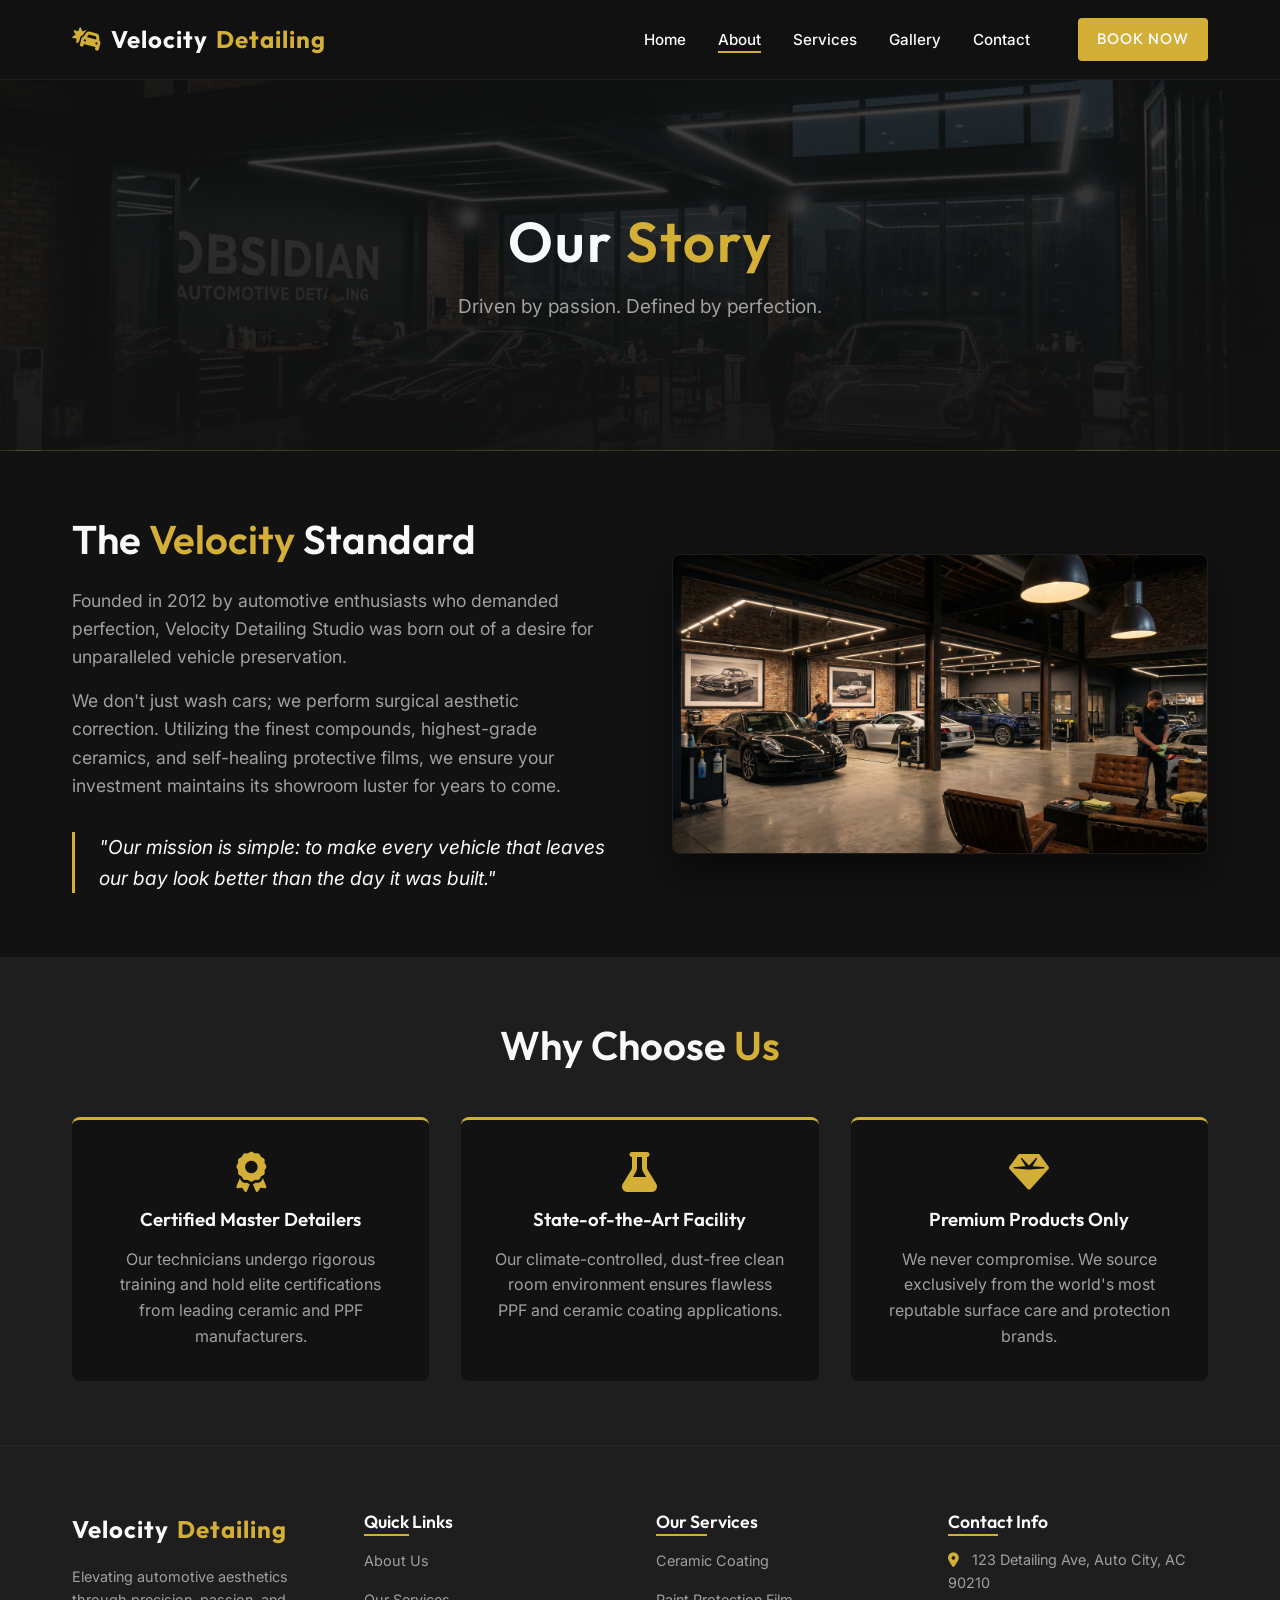
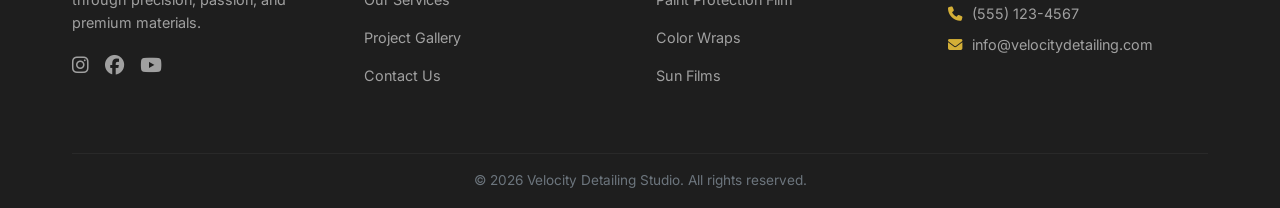
<file: about.html>
<!DOCTYPE html>
<html lang="en">
<head>
    <meta charset="UTF-8">
    <meta name="viewport" content="width=device-width, initial-scale=1.0">
    <meta name="description" content="Learn about the Velocity Detailing Studio standard. We are certified master detailers specializing in exotic car care, PPF, and ceramic coatings.">
    <title>About Us | Velocity Detailing Studio</title>
    <link rel="stylesheet" href="https://cdnjs.cloudflare.com/ajax/libs/font-awesome/6.4.0/css/all.min.css">
    <link rel="stylesheet" href="css/style.css">
    <link rel="stylesheet" href="css/components.css">
</head>
<body>

    <!-- Header / Navbar -->
    <header class="navbar">
        <div class="container">
            <a href="index.html" class="nav-logo">
                <i class="fa-solid fa-car-burst text-accent"></i>
                Velocity<span>Detailing</span>
            </a>
            <nav>
                <ul class="nav-links">
                    <li><a href="index.html">Home</a></li>
                    <li><a href="about.html" class="active">About</a></li>
                    <li><a href="services.html">Services</a></li>
                    <li><a href="gallery.html">Gallery</a></li>
                    <li><a href="contact.html">Contact</a></li>
                    <li><a href="contact.html" class="btn btn-primary" style="padding: 0.6rem 1.2rem; margin-left:1rem;">Book Now</a></li>
                </ul>
            </nav>
            <button class="mobile-toggle" aria-label="Toggle navigation">
                <i class="fa-solid fa-bars"></i>
            </button>
        </div>
    </header>

    <!-- Main Content -->
    <main style="padding-top: var(--navbar-height);">
        <!-- Page Header -->
        <section class="page-header" style="background: linear-gradient(rgba(18, 18, 18, 0.8), rgba(18, 18, 18, 0.95)), url('assets/images/about-hero.png') center/cover; padding: calc(var(--spacing-xl) * 2) 0; text-align: center; border-bottom: 1px solid rgba(212, 175, 55, 0.2);">
            <div class="container">
                <h1 style="font-size: 3.5rem; letter-spacing: 2px;">Our <span class="text-accent">Story</span></h1>
                <p style="font-size: 1.2rem; color: var(--color-text-secondary); max-width: 600px; margin: 0 auto;">Driven by passion. Defined by perfection.</p>
            </div>
        </section>

        <!-- The Velocity Story -->
        <section class="section-padding reveal">
            <div class="container">
                <div style="display: flex; flex-wrap: wrap; gap: 4rem; align-items: center;">
                    <div style="flex: 1; min-width: 300px;">
                        <h2 style="font-size: 2.5rem; margin-bottom: 1.5rem;">The <span class="text-accent">Velocity</span> Standard</h2>
                        <p style="color: var(--color-text-secondary); font-size: 1.1rem; margin-bottom: 1rem;">Founded in 2012 by automotive enthusiasts who demanded perfection, Velocity Detailing Studio was born out of a desire for unparalleled vehicle preservation.</p>
                        <p style="color: var(--color-text-secondary); font-size: 1.1rem; margin-bottom: 1.5rem;">We don't just wash cars; we perform surgical aesthetic correction. Utilizing the finest compounds, highest-grade ceramics, and self-healing protective films, we ensure your investment maintains its showroom luster for years to come.</p>
                        <div style="border-left: 3px solid var(--color-accent-primary); padding-left: 1.5rem; margin-top: 2rem;">
                            <p style="font-style: italic; font-size: 1.2rem; color: var(--color-text-primary);">"Our mission is simple: to make every vehicle that leaves our bay look better than the day it was built."</p>
                        </div>
                    </div>
                    <div style="flex: 1; min-width: 300px;">
                        <img src="assets/images/studio.png" alt="Detailing Studio" style="border-radius: 8px; box-shadow: 0 20px 40px rgba(0,0,0,0.5); border: 1px solid rgba(255,255,255,0.05);">
                    </div>
                </div>
            </div>
        </section>

        <!-- Why Choose Us -->
        <section class="section-padding reveal" style="background-color: var(--color-bg-secondary);">
            <div class="container text-center">
                <h2 style="font-size: 2.5rem; margin-bottom: 3rem;">Why Choose <span class="text-accent">Us</span></h2>
                <div style="display: grid; grid-template-columns: repeat(auto-fit, minmax(280px, 1fr)); gap: 2rem;">
                    <div style="background: var(--color-bg-primary); padding: 2rem; border-radius: 8px; border-top: 3px solid var(--color-accent-primary);">
                        <i class="fa-solid fa-award text-accent" style="font-size: 2.5rem; margin-bottom: 1rem;"></i>
                        <h3 style="margin-bottom: 1rem;">Certified Master Detailers</h3>
                        <p style="color: var(--color-text-secondary);">Our technicians undergo rigorous training and hold elite certifications from leading ceramic and PPF manufacturers.</p>
                    </div>
                    <div style="background: var(--color-bg-primary); padding: 2rem; border-radius: 8px; border-top: 3px solid var(--color-accent-primary);">
                        <i class="fa-solid fa-flask text-accent" style="font-size: 2.5rem; margin-bottom: 1rem;"></i>
                        <h3 style="margin-bottom: 1rem;">State-of-the-Art Facility</h3>
                        <p style="color: var(--color-text-secondary);">Our climate-controlled, dust-free clean room environment ensures flawless PPF and ceramic coating applications.</p>
                    </div>
                    <div style="background: var(--color-bg-primary); padding: 2rem; border-radius: 8px; border-top: 3px solid var(--color-accent-primary);">
                        <i class="fa-solid fa-gem text-accent" style="font-size: 2.5rem; margin-bottom: 1rem;"></i>
                        <h3 style="margin-bottom: 1rem;">Premium Products Only</h3>
                        <p style="color: var(--color-text-secondary);">We never compromise. We source exclusively from the world's most reputable surface care and protection brands.</p>
                    </div>
                </div>
            </div>
        </section>
    </main>

    <!-- Footer -->
    <footer class="footer">
        <div class="container">
            <div class="footer-grid">
                <div class="footer-col">
                    <a href="index.html" class="nav-logo" style="margin-bottom: 1rem; display: inline-flex;">
                        Velocity<span class="text-accent">Detailing</span>
                    </a>
                    <p>Elevating automotive aesthetics through precision, passion, and premium materials.</p>
                    <div style="display: flex; gap: 1rem; margin-top: 1rem;">
                        <a href="#" aria-label="Instagram" style="color: var(--color-text-secondary); font-size: 1.2rem;"><i class="fa-brands fa-instagram"></i></a>
                        <a href="#" aria-label="Facebook" style="color: var(--color-text-secondary); font-size: 1.2rem;"><i class="fa-brands fa-facebook"></i></a>
                        <a href="#" aria-label="YouTube" style="color: var(--color-text-secondary); font-size: 1.2rem;"><i class="fa-brands fa-youtube"></i></a>
                    </div>
                </div>
                <div class="footer-col">
                    <h4>Quick Links</h4>
                    <ul>
                        <li><a href="about.html">About Us</a></li>
                        <li><a href="services.html">Our Services</a></li>
                        <li><a href="gallery.html">Project Gallery</a></li>
                        <li><a href="contact.html">Contact Us</a></li>
                    </ul>
                </div>
                <div class="footer-col">
                    <h4>Our Services</h4>
                    <ul>
                        <li><a href="services.html#ceramic">Ceramic Coating</a></li>
                        <li><a href="services.html#ppf">Paint Protection Film</a></li>
                        <li><a href="services.html#wraps">Color Wraps</a></li>
                        <li><a href="services.html#films">Sun Films</a></li>
                    </ul>
                </div>
                <div class="footer-col">
                    <h4>Contact Info</h4>
                    <p><i class="fa-solid fa-location-dot text-accent" style="width: 20px;"></i> 123 Detailing Ave, Auto City, AC 90210</p>
                    <p><i class="fa-solid fa-phone text-accent" style="width: 20px;"></i> (555) 123-4567</p>
                    <p><i class="fa-solid fa-envelope text-accent" style="width: 20px;"></i> info@velocitydetailing.com</p>
                </div>
            </div>
            <div class="footer-bottom">
                <p>&copy; <span id="current-year"></span> Velocity Detailing Studio. All rights reserved.</p>
            </div>
        </div>
    </footer>

    <script src="js/main.js"></script>
</body>
</html>
</file>
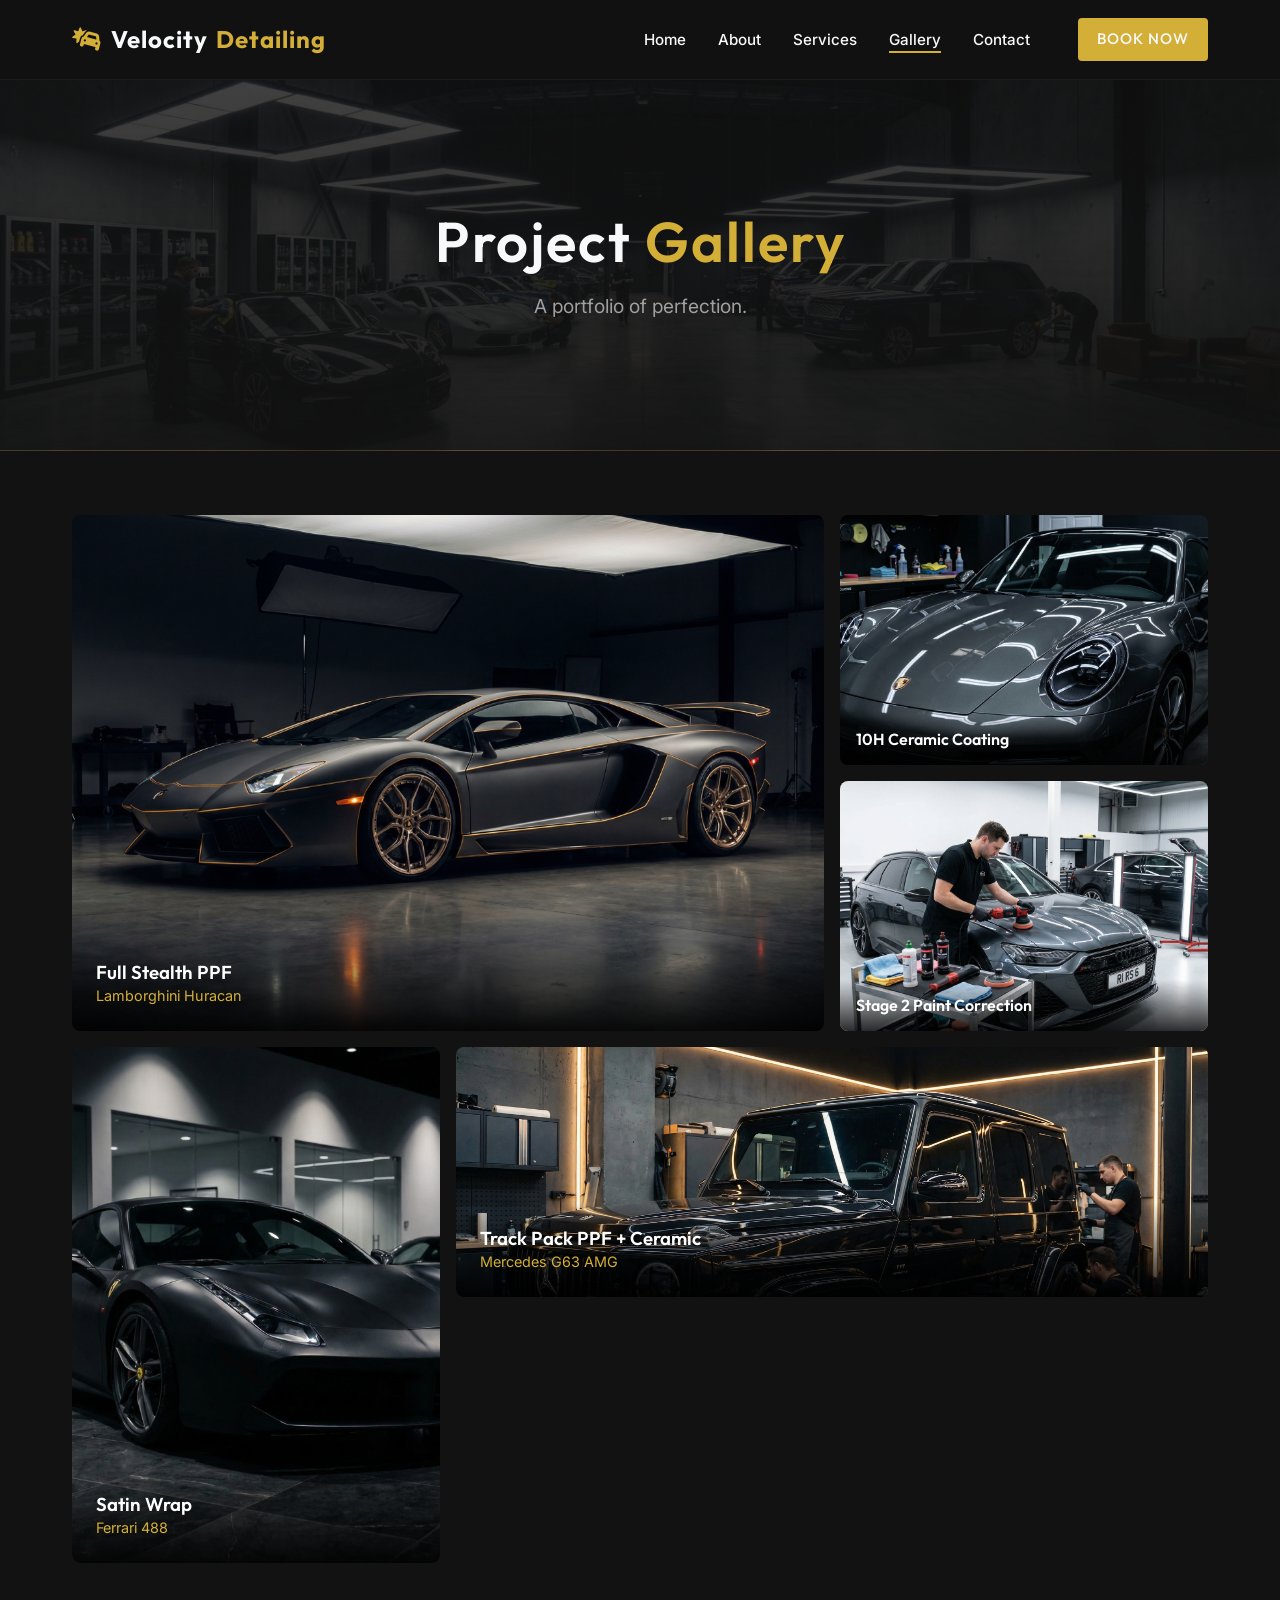
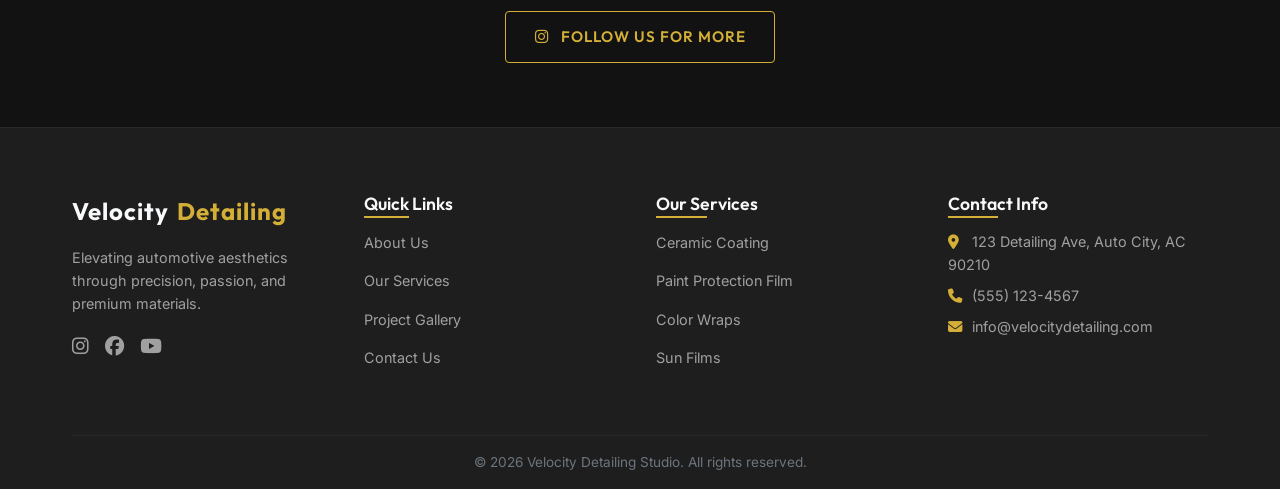
<file: gallery.html>
<!DOCTYPE html>
<html lang="en">
<head>
    <meta charset="UTF-8">
    <meta name="viewport" content="width=device-width, initial-scale=1.0">
    <meta name="description" content="View the Project Gallery at Velocity Detailing. See examples of our flawless track pack PPF, ceramic coating, paint correction, and custom vinyl wraps.">
    <title>Gallery | Velocity Detailing Studio</title>
    <link rel="stylesheet" href="https://cdnjs.cloudflare.com/ajax/libs/font-awesome/6.4.0/css/all.min.css">
    <link rel="stylesheet" href="css/style.css">
    <link rel="stylesheet" href="css/components.css">
</head>
<body>

    <!-- Header / Navbar -->
    <header class="navbar">
        <div class="container">
            <a href="index.html" class="nav-logo">
                <i class="fa-solid fa-car-burst text-accent"></i>
                Velocity<span>Detailing</span>
            </a>
            <nav>
                <ul class="nav-links">
                    <li><a href="index.html">Home</a></li>
                    <li><a href="about.html">About</a></li>
                    <li><a href="services.html">Services</a></li>
                    <li><a href="gallery.html" class="active">Gallery</a></li>
                    <li><a href="contact.html">Contact</a></li>
                    <li><a href="contact.html" class="btn btn-primary" style="padding: 0.6rem 1.2rem; margin-left:1rem;">Book Now</a></li>
                </ul>
            </nav>
            <button class="mobile-toggle" aria-label="Toggle navigation">
                <i class="fa-solid fa-bars"></i>
            </button>
        </div>
    </header>

    <!-- Main Content -->
    <main style="padding-top: var(--navbar-height);">
        <!-- Page Header -->
        <section class="page-header" style="background: linear-gradient(rgba(18, 18, 18, 0.8), rgba(18, 18, 18, 0.95)), url('assets/images/gallery-hero.png') center/cover; padding: calc(var(--spacing-xl) * 2) 0; text-align: center; border-bottom: 1px solid rgba(212, 175, 55, 0.2);">
            <div class="container">
                <h1 style="font-size: 3.5rem; letter-spacing: 2px;">Project <span class="text-accent">Gallery</span></h1>
                <p style="font-size: 1.2rem; color: var(--color-text-secondary); max-width: 600px; margin: 0 auto;">A portfolio of perfection.</p>
            </div>
        </section>

        <!-- Gallery Grid -->
        <section class="section-padding reveal">
            <div class="container">
                <div class="gallery-grid" style="display: grid; grid-template-columns: repeat(auto-fill, minmax(300px, 1fr)); gap: 1rem; grid-auto-rows: 250px; grid-auto-flow: dense;">
                    <!-- Gallery Item -->
                    <div style="grid-column: span 2; grid-row: span 2; position: relative; overflow: hidden; border-radius: 8px;">
                        <img src="assets/images/gallery-1.png" alt="Supercar PPF" style="width: 100%; height: 100%; object-fit: cover; object-position: center; transition: transform 0.5s ease; cursor: pointer;" onmouseover="this.style.transform='scale(1.05)'" onmouseout="this.style.transform='scale(1)'">
                        <div style="position: absolute; bottom: 0; left: 0; width: 100%; padding: 1.5rem; background: linear-gradient(transparent, rgba(0,0,0,0.9)); pointer-events: none;">
                            <h3 style="color: #fff; margin-bottom: 0;">Full Stealth PPF</h3>
                            <p style="color: var(--color-accent-primary); font-size: 0.9rem;">Lamborghini Huracan</p>
                        </div>
                    </div>
                    <!-- Gallery Item -->
                    <div style="position: relative; overflow: hidden; border-radius: 8px;">
                        <img src="assets/images/gallery-2.png" alt="Ceramic Coating Porsche" style="width: 100%; height: 100%; object-fit: cover; transition: transform 0.5s ease; cursor: pointer;" onmouseover="this.style.transform='scale(1.05)'" onmouseout="this.style.transform='scale(1)'">
                        <div style="position: absolute; bottom: 0; left: 0; width: 100%; padding: 1rem; background: linear-gradient(transparent, rgba(0,0,0,0.8)); pointer-events: none;">
                            <h4 style="color: #fff; margin: 0;">10H Ceramic Coating</h4>
                        </div>
                    </div>
                    <!-- Gallery Item -->
                    <div style="position: relative; overflow: hidden; border-radius: 8px;">
                        <img src="assets/images/gallery-3.png" alt="Audi Detail" style="width: 100%; height: 100%; object-fit: cover; transition: transform 0.5s ease; cursor: pointer;" onmouseover="this.style.transform='scale(1.05)'" onmouseout="this.style.transform='scale(1)'">
                        <div style="position: absolute; bottom: 0; left: 0; width: 100%; padding: 1rem; background: linear-gradient(transparent, rgba(0,0,0,0.8)); pointer-events: none;">
                            <h4 style="color: #fff; margin: 0;">Stage 2 Paint Correction</h4>
                        </div>
                    </div>
                    <!-- Gallery Item -->
                    <div style="grid-row: span 2; position: relative; overflow: hidden; border-radius: 8px;">
                        <img src="assets/images/gallery-4.png" alt="Ferrari Wrap" style="width: 100%; height: 100%; object-fit: cover; transition: transform 0.5s ease; cursor: pointer;" onmouseover="this.style.transform='scale(1.05)'" onmouseout="this.style.transform='scale(1)'">
                        <div style="position: absolute; bottom: 0; left: 0; width: 100%; padding: 1.5rem; background: linear-gradient(transparent, rgba(0,0,0,0.9)); pointer-events: none;">
                            <h3 style="color: #fff; margin-bottom: 0;">Satin Wrap</h3>
                            <p style="color: var(--color-accent-primary); font-size: 0.9rem;">Ferrari 488</p>
                        </div>
                    </div>
                    <!-- Gallery Item -->
                    <div style="grid-column: span 2; position: relative; overflow: hidden; border-radius: 8px;">
                        <img src="assets/images/gallery-5.png" alt="G-Wagon" style="width: 100%; height: 100%; object-fit: cover; object-position: center 20%; transition: transform 0.5s ease; cursor: pointer;" onmouseover="this.style.transform='scale(1.05)'" onmouseout="this.style.transform='scale(1)'">
                        <div style="position: absolute; bottom: 0; left: 0; width: 100%; padding: 1.5rem; background: linear-gradient(transparent, rgba(0,0,0,0.9)); pointer-events: none;">
                            <h3 style="color: #fff; margin-bottom: 0;">Track Pack PPF + Ceramic</h4>
                            <p style="color: var(--color-accent-primary); font-size: 0.9rem;">Mercedes G63 AMG</p>
                        </div>
                    </div>
                </div>
                
                <div class="text-center" style="margin-top: 3rem;">
                    <a href="https://instagram.com" target="_blank" class="btn btn-outline"><i class="fa-brands fa-instagram" style="margin-right: 8px;"></i> Follow Us for More</a>
                </div>
            </div>
        </section>
    </main>

    <!-- Footer -->
    <footer class="footer">
        <div class="container">
            <div class="footer-grid">
                <div class="footer-col">
                    <a href="index.html" class="nav-logo" style="margin-bottom: 1rem; display: inline-flex;">
                        Velocity<span class="text-accent">Detailing</span>
                    </a>
                    <p>Elevating automotive aesthetics through precision, passion, and premium materials.</p>
                    <div style="display: flex; gap: 1rem; margin-top: 1rem;">
                        <a href="#" aria-label="Instagram" style="color: var(--color-text-secondary); font-size: 1.2rem;"><i class="fa-brands fa-instagram"></i></a>
                        <a href="#" aria-label="Facebook" style="color: var(--color-text-secondary); font-size: 1.2rem;"><i class="fa-brands fa-facebook"></i></a>
                        <a href="#" aria-label="YouTube" style="color: var(--color-text-secondary); font-size: 1.2rem;"><i class="fa-brands fa-youtube"></i></a>
                    </div>
                </div>
                <div class="footer-col">
                    <h4>Quick Links</h4>
                    <ul>
                        <li><a href="about.html">About Us</a></li>
                        <li><a href="services.html">Our Services</a></li>
                        <li><a href="gallery.html">Project Gallery</a></li>
                        <li><a href="contact.html">Contact Us</a></li>
                    </ul>
                </div>
                <div class="footer-col">
                    <h4>Our Services</h4>
                    <ul>
                        <li><a href="services.html#ceramic">Ceramic Coating</a></li>
                        <li><a href="services.html#ppf">Paint Protection Film</a></li>
                        <li><a href="services.html#wraps">Color Wraps</a></li>
                        <li><a href="services.html#films">Sun Films</a></li>
                    </ul>
                </div>
                <div class="footer-col">
                    <h4>Contact Info</h4>
                    <p><i class="fa-solid fa-location-dot text-accent" style="width: 20px;"></i> 123 Detailing Ave, Auto City, AC 90210</p>
                    <p><i class="fa-solid fa-phone text-accent" style="width: 20px;"></i> (555) 123-4567</p>
                    <p><i class="fa-solid fa-envelope text-accent" style="width: 20px;"></i> info@velocitydetailing.com</p>
                </div>
            </div>
            <div class="footer-bottom">
                <p>&copy; <span id="current-year"></span> Velocity Detailing Studio. All rights reserved.</p>
            </div>
        </div>
    </footer>

    <script src="js/main.js"></script>
</body>
</html>
</file>
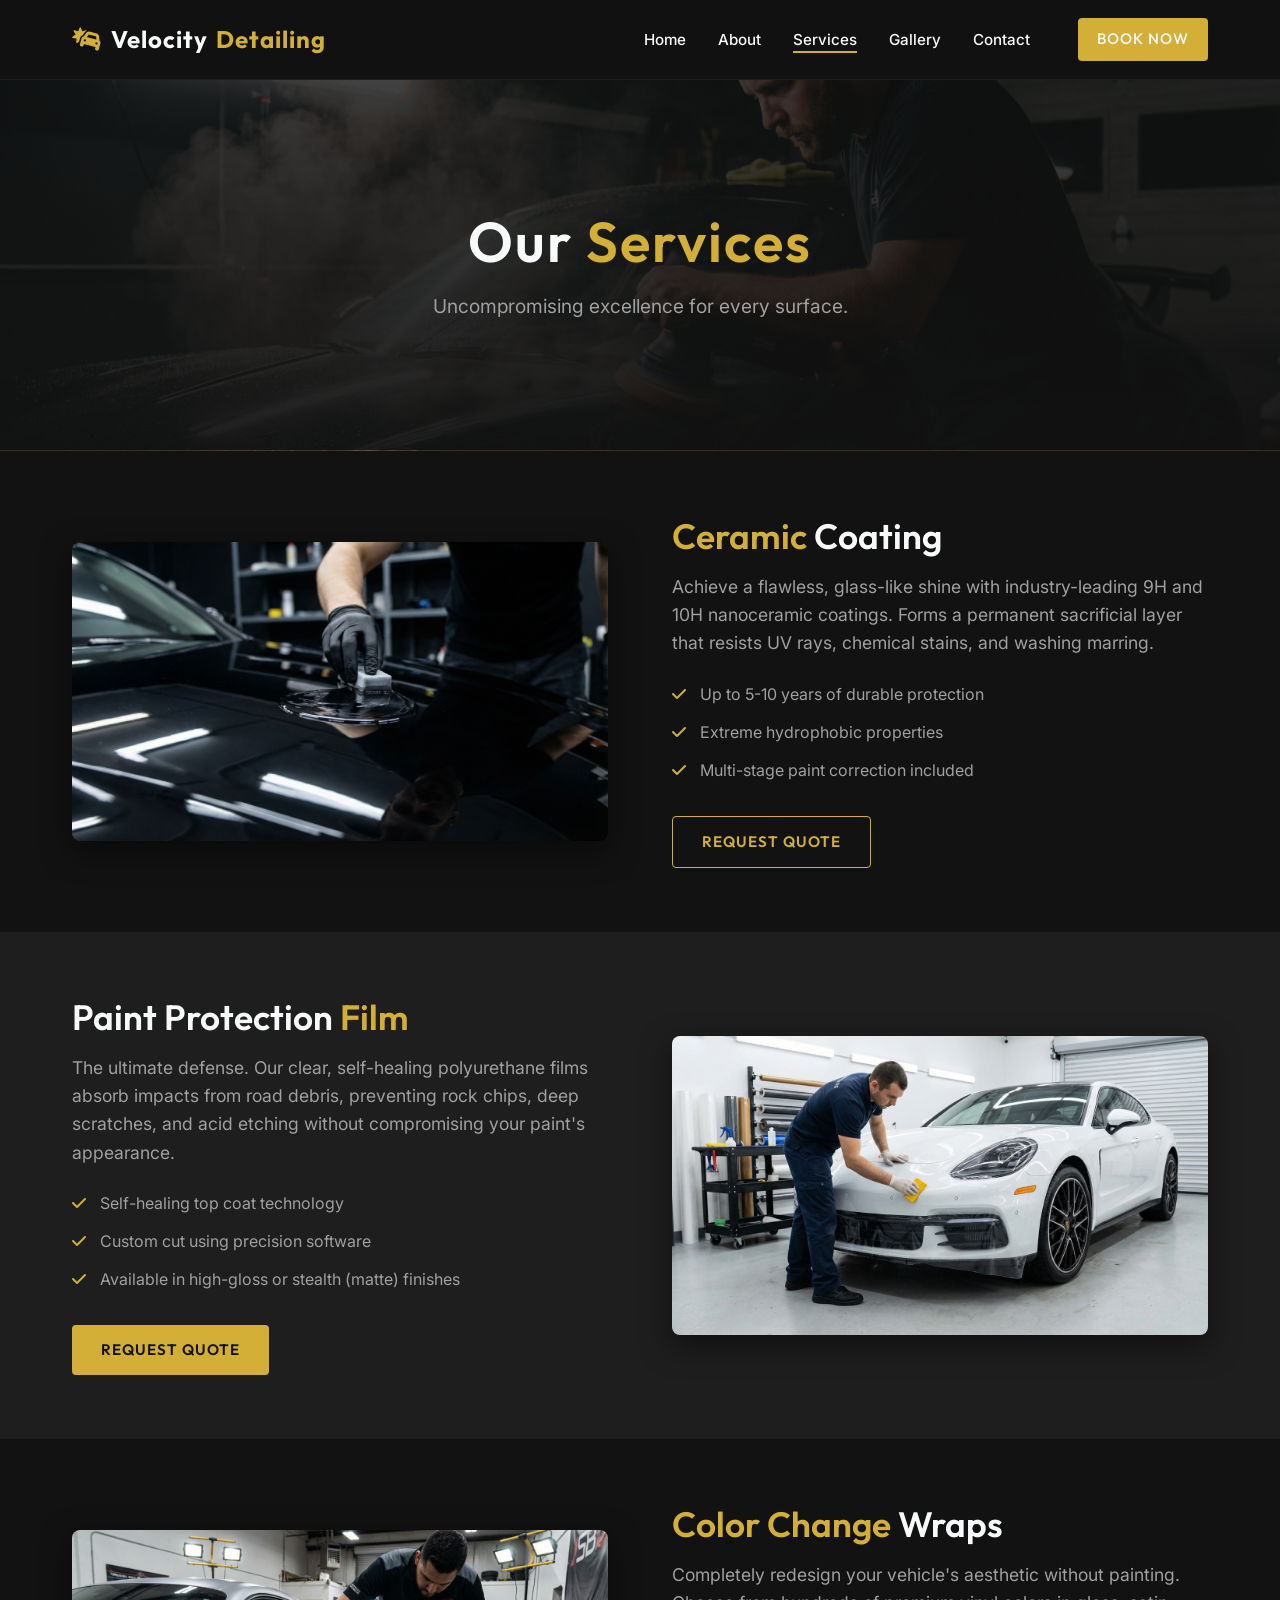
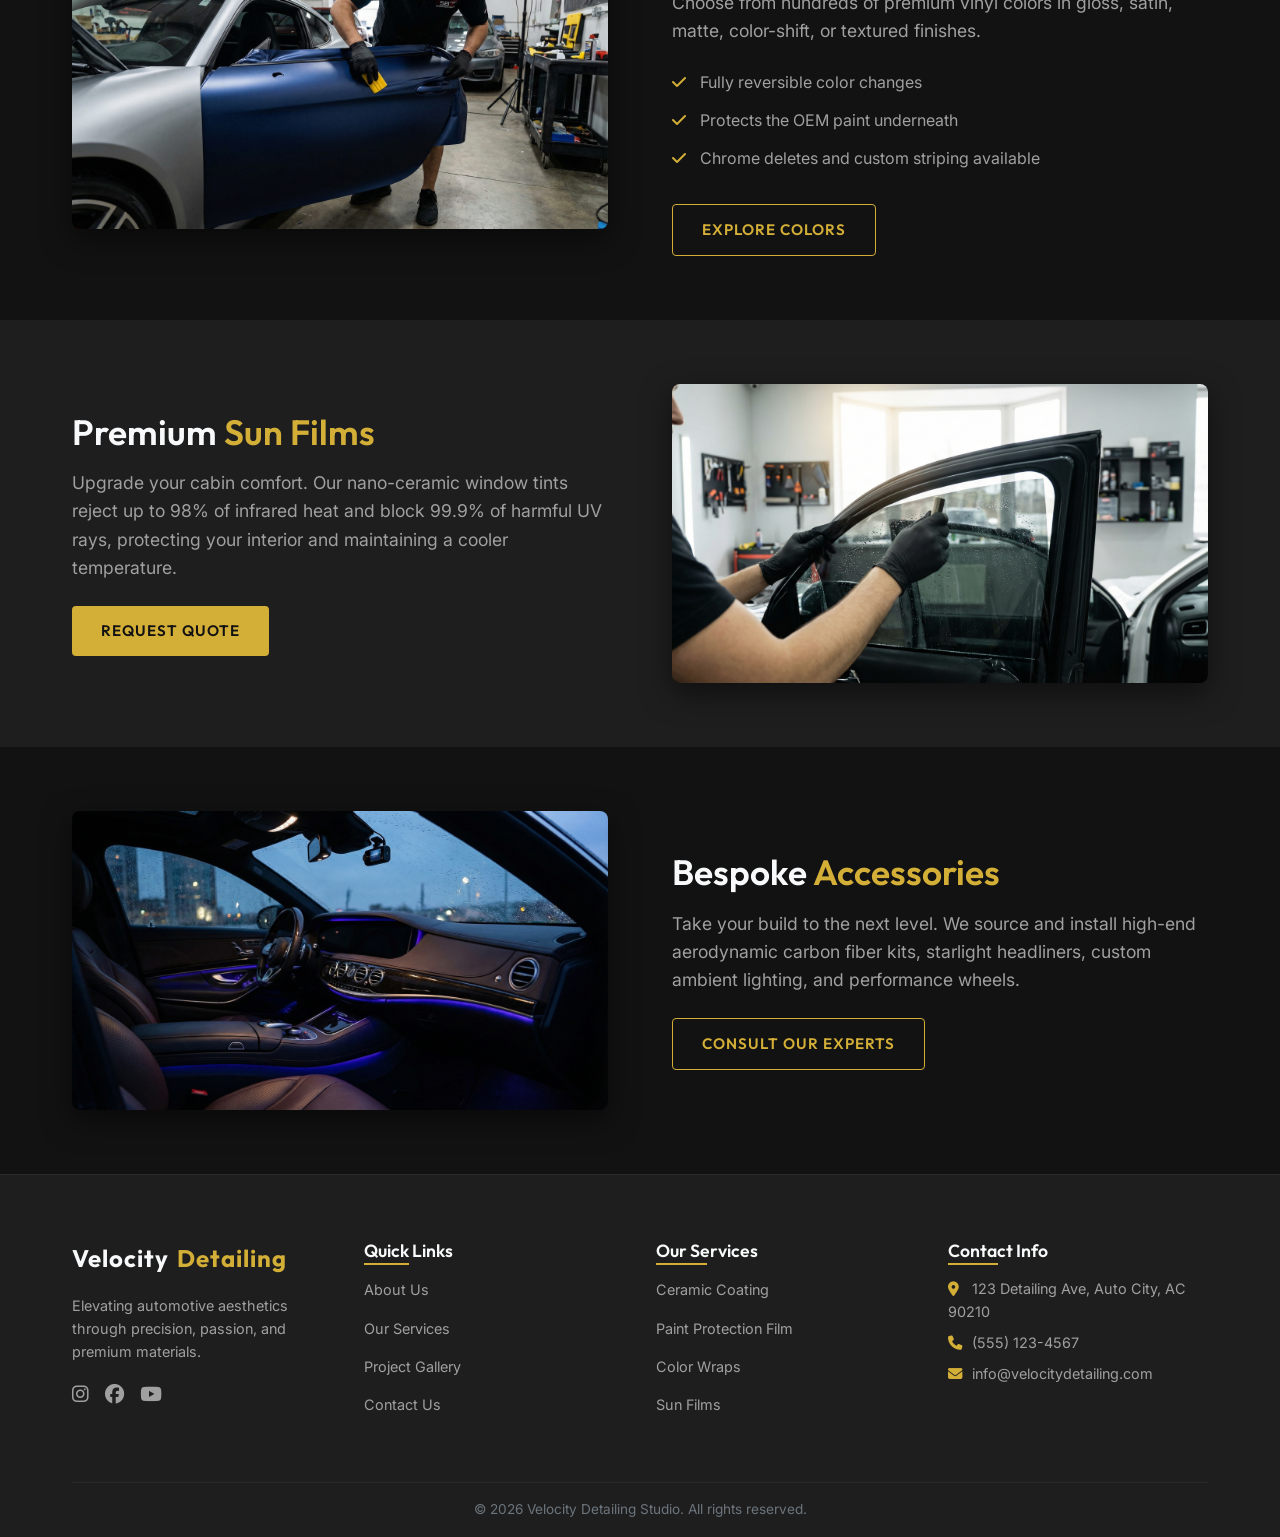
<file: services.html>
<!DOCTYPE html>
<html lang="en">
<head>
    <meta charset="UTF-8">
    <meta name="viewport" content="width=device-width, initial-scale=1.0">
    <meta name="description" content="Explore our premium auto detailing services: nano-ceramic coating, paint protection film (PPF), color vinyl wraps, sun films, and custom accessories.">
    <title>Services | Velocity Detailing Studio</title>
    <link rel="stylesheet" href="https://cdnjs.cloudflare.com/ajax/libs/font-awesome/6.4.0/css/all.min.css">
    <link rel="stylesheet" href="css/style.css">
    <link rel="stylesheet" href="css/components.css">
</head>
<body>

    <!-- Header / Navbar -->
    <header class="navbar">
        <div class="container">
            <a href="index.html" class="nav-logo">
                <i class="fa-solid fa-car-burst text-accent"></i>
                Velocity<span>Detailing</span>
            </a>
            <nav>
                <ul class="nav-links">
                    <li><a href="index.html">Home</a></li>
                    <li><a href="about.html">About</a></li>
                    <li><a href="services.html" class="active">Services</a></li>
                    <li><a href="gallery.html">Gallery</a></li>
                    <li><a href="contact.html">Contact</a></li>
                    <li><a href="contact.html" class="btn btn-primary" style="padding: 0.6rem 1.2rem; margin-left:1rem;">Book Now</a></li>
                </ul>
            </nav>
            <button class="mobile-toggle" aria-label="Toggle navigation">
                <i class="fa-solid fa-bars"></i>
            </button>
        </div>
    </header>

    <!-- Main Content -->
    <main style="padding-top: var(--navbar-height);">
        <!-- Page Header -->
        <section class="page-header" style="background: linear-gradient(rgba(18, 18, 18, 0.8), rgba(18, 18, 18, 0.95)), url('assets/images/services-hero.png') center/cover; padding: calc(var(--spacing-xl) * 2) 0; text-align: center; border-bottom: 1px solid rgba(212, 175, 55, 0.2);">
            <div class="container">
                <h1 style="font-size: 3.5rem; letter-spacing: 2px;">Our <span class="text-accent">Services</span></h1>
                <p style="font-size: 1.2rem; color: var(--color-text-secondary); max-width: 600px; margin: 0 auto;">Uncompromising excellence for every surface.</p>
            </div>
        </section>

        <!-- Service Item: Ceramic Coating -->
        <section id="ceramic" class="section-padding reveal">
            <div class="container">
                <div style="display: flex; flex-wrap: wrap; gap: 4rem; align-items: center;">
                    <div style="flex: 1; min-width: 300px;">
                        <img src="assets/images/ceramic-coating.png" alt="Ceramic Coating" style="border-radius: 8px; box-shadow: 0 10px 30px rgba(0,0,0,0.5);">
                    </div>
                    <div style="flex: 1; min-width: 300px;">
                        <h2 style="font-size: 2.2rem; margin-bottom: 1rem;"><span class="text-accent">Ceramic</span> Coating</h2>
                        <p style="color: var(--color-text-secondary); font-size: 1.1rem; margin-bottom: 1.5rem;">Achieve a flawless, glass-like shine with industry-leading 9H and 10H nanoceramic coatings. Forms a permanent sacrificial layer that resists UV rays, chemical stains, and washing marring.</p>
                        <ul style="list-style: none; padding: 0; color: var(--color-text-secondary); margin-bottom: 2rem;">
                            <li style="margin-bottom: 0.8rem;"><i class="fa-solid fa-check text-accent" style="margin-right: 10px;"></i> Up to 5-10 years of durable protection</li>
                            <li style="margin-bottom: 0.8rem;"><i class="fa-solid fa-check text-accent" style="margin-right: 10px;"></i> Extreme hydrophobic properties</li>
                            <li style="margin-bottom: 0.8rem;"><i class="fa-solid fa-check text-accent" style="margin-right: 10px;"></i> Multi-stage paint correction included</li>
                        </ul>
                        <a href="contact.html?service=ceramic" class="btn btn-outline">Request Quote</a>
                    </div>
                </div>
            </div>
        </section>

        <!-- Service Item: PPF -->
        <section id="ppf" class="section-padding reveal" style="background-color: var(--color-bg-secondary);">
            <div class="container">
                <div style="display: flex; flex-wrap: wrap-reverse; gap: 4rem; align-items: center;">
                    <div style="flex: 1; min-width: 300px;">
                        <h2 style="font-size: 2.2rem; margin-bottom: 1rem;">Paint Protection <span class="text-accent">Film</span></h2>
                        <p style="color: var(--color-text-secondary); font-size: 1.1rem; margin-bottom: 1.5rem;">The ultimate defense. Our clear, self-healing polyurethane films absorb impacts from road debris, preventing rock chips, deep scratches, and acid etching without compromising your paint's appearance.</p>
                        <ul style="list-style: none; padding: 0; color: var(--color-text-secondary); margin-bottom: 2rem;">
                            <li style="margin-bottom: 0.8rem;"><i class="fa-solid fa-check text-accent" style="margin-right: 10px;"></i> Self-healing top coat technology</li>
                            <li style="margin-bottom: 0.8rem;"><i class="fa-solid fa-check text-accent" style="margin-right: 10px;"></i> Custom cut using precision software</li>
                            <li style="margin-bottom: 0.8rem;"><i class="fa-solid fa-check text-accent" style="margin-right: 10px;"></i> Available in high-gloss or stealth (matte) finishes</li>
                        </ul>
                        <a href="contact.html?service=ppf" class="btn btn-primary">Request Quote</a>
                    </div>
                    <div style="flex: 1; min-width: 300px;">
                        <img src="assets/images/ppf-install.png" alt="PPF Installation" style="border-radius: 8px; box-shadow: 0 10px 30px rgba(0,0,0,0.5);">
                    </div>
                </div>
            </div>
        </section>

        <!-- Service Item: Color Wraps -->
        <section id="wraps" class="section-padding reveal">
            <div class="container">
                <div style="display: flex; flex-wrap: wrap; gap: 4rem; align-items: center;">
                    <div style="flex: 1; min-width: 300px;">
                        <img src="assets/images/color-wrap.png" alt="Color Vinyl Wrap" style="border-radius: 8px; box-shadow: 0 10px 30px rgba(0,0,0,0.5);">
                    </div>
                    <div style="flex: 1; min-width: 300px;">
                        <h2 style="font-size: 2.2rem; margin-bottom: 1rem;"><span class="text-accent">Color Change</span> Wraps</h2>
                        <p style="color: var(--color-text-secondary); font-size: 1.1rem; margin-bottom: 1.5rem;">Completely redesign your vehicle's aesthetic without painting. Choose from hundreds of premium vinyl colors in gloss, satin, matte, color-shift, or textured finishes.</p>
                        <ul style="list-style: none; padding: 0; color: var(--color-text-secondary); margin-bottom: 2rem;">
                            <li style="margin-bottom: 0.8rem;"><i class="fa-solid fa-check text-accent" style="margin-right: 10px;"></i> Fully reversible color changes</li>
                            <li style="margin-bottom: 0.8rem;"><i class="fa-solid fa-check text-accent" style="margin-right: 10px;"></i> Protects the OEM paint underneath</li>
                            <li style="margin-bottom: 0.8rem;"><i class="fa-solid fa-check text-accent" style="margin-right: 10px;"></i> Chrome deletes and custom striping available</li>
                        </ul>
                        <a href="contact.html?service=wraps" class="btn btn-outline">Explore Colors</a>
                    </div>
                </div>
            </div>
        </section>

        <!-- Service Item: Sun Films -->
        <section id="films" class="section-padding reveal" style="background-color: var(--color-bg-secondary);">
            <div class="container">
                <div style="display: flex; flex-wrap: wrap-reverse; gap: 4rem; align-items: center;">
                    <div style="flex: 1; min-width: 300px;">
                        <h2 style="font-size: 2.2rem; margin-bottom: 1rem;">Premium <span class="text-accent">Sun Films</span></h2>
                        <p style="color: var(--color-text-secondary); font-size: 1.1rem; margin-bottom: 1.5rem;">Upgrade your cabin comfort. Our nano-ceramic window tints reject up to 98% of infrared heat and block 99.9% of harmful UV rays, protecting your interior and maintaining a cooler temperature.</p>
                        <a href="contact.html?service=films" class="btn btn-primary">Request Quote</a>
                    </div>
                    <div style="flex: 1; min-width: 300px;">
                        <img src="assets/images/sun-film.png" alt="Window Tinting" style="border-radius: 8px; box-shadow: 0 10px 30px rgba(0,0,0,0.5);">
                    </div>
                </div>
            </div>
        </section>

        <!-- Service Item: Accessories -->
        <section id="accessories" class="section-padding reveal">
            <div class="container">
                <div style="display: flex; flex-wrap: wrap; gap: 4rem; align-items: center;">
                    <div style="flex: 1; min-width: 300px;">
                        <img src="assets/images/accessories.png" alt="Custom Accessories" style="border-radius: 8px; box-shadow: 0 10px 30px rgba(0,0,0,0.5);">
                    </div>
                    <div style="flex: 1; min-width: 300px;">
                        <h2 style="font-size: 2.2rem; margin-bottom: 1rem;">Bespoke <span class="text-accent">Accessories</span></h2>
                        <p style="color: var(--color-text-secondary); font-size: 1.1rem; margin-bottom: 1.5rem;">Take your build to the next level. We source and install high-end aerodynamic carbon fiber kits, starlight headliners, custom ambient lighting, and performance wheels.</p>
                        <a href="contact.html?service=accessories" class="btn btn-outline">Consult Our Experts</a>
                    </div>
                </div>
            </div>
        </section>
    </main>

    <!-- Footer -->
    <footer class="footer">
        <div class="container">
            <div class="footer-grid">
                <div class="footer-col">
                    <a href="index.html" class="nav-logo" style="margin-bottom: 1rem; display: inline-flex;">
                        Velocity<span class="text-accent">Detailing</span>
                    </a>
                    <p>Elevating automotive aesthetics through precision, passion, and premium materials.</p>
                    <div style="display: flex; gap: 1rem; margin-top: 1rem;">
                        <a href="#" aria-label="Instagram" style="color: var(--color-text-secondary); font-size: 1.2rem;"><i class="fa-brands fa-instagram"></i></a>
                        <a href="#" aria-label="Facebook" style="color: var(--color-text-secondary); font-size: 1.2rem;"><i class="fa-brands fa-facebook"></i></a>
                        <a href="#" aria-label="YouTube" style="color: var(--color-text-secondary); font-size: 1.2rem;"><i class="fa-brands fa-youtube"></i></a>
                    </div>
                </div>
                <div class="footer-col">
                    <h4>Quick Links</h4>
                    <ul>
                        <li><a href="about.html">About Us</a></li>
                        <li><a href="services.html">Our Services</a></li>
                        <li><a href="gallery.html">Project Gallery</a></li>
                        <li><a href="contact.html">Contact Us</a></li>
                    </ul>
                </div>
                <div class="footer-col">
                    <h4>Our Services</h4>
                    <ul>
                        <li><a href="services.html#ceramic">Ceramic Coating</a></li>
                        <li><a href="services.html#ppf">Paint Protection Film</a></li>
                        <li><a href="services.html#wraps">Color Wraps</a></li>
                        <li><a href="services.html#films">Sun Films</a></li>
                    </ul>
                </div>
                <div class="footer-col">
                    <h4>Contact Info</h4>
                    <p><i class="fa-solid fa-location-dot text-accent" style="width: 20px;"></i> 123 Detailing Ave, Auto City, AC 90210</p>
                    <p><i class="fa-solid fa-phone text-accent" style="width: 20px;"></i> (555) 123-4567</p>
                    <p><i class="fa-solid fa-envelope text-accent" style="width: 20px;"></i> info@velocitydetailing.com</p>
                </div>
            </div>
            <div class="footer-bottom">
                <p>&copy; <span id="current-year"></span> Velocity Detailing Studio. All rights reserved.</p>
            </div>
        </div>
    </footer>

    <script src="js/main.js"></script>
</body>
</html>
</file>
<file: css/style.css>
/* Google Fonts */
@import url('https://fonts.googleapis.com/css2?family=Outfit:wght@300;400;500;600;700&family=Inter:wght@300;400;500;600&display=swap');

:root {
  /* Colors - Deep Charcoal & Gold Luxury Theme */
  --color-bg-primary: #121212; /* Deep Charcoal */
  --color-bg-secondary: #1e1e1e;
  --color-bg-tertiary: #2a2a2a;
  
  --color-accent-primary: #D4AF37; /* Metallic Gold */
  --color-accent-hover: #F3E5AB; /* Light Gold */
  
  --color-text-primary: #F8F9FA;
  --color-text-secondary: #A0A0A0;
  --color-text-muted: #6c757d;

  /* Typography */
  --font-heading: 'Outfit', sans-serif;
  --font-body: 'Inter', sans-serif;
  
  /* Layout */
  --max-width: 1200px;
  --navbar-height: 80px;
  --spacing-sm: 0.5rem;
  --spacing-md: 1rem;
  --spacing-lg: 2rem;
  --spacing-xl: 4rem;

  /* Transitions */
  --transition-fast: 0.2s ease;
  --transition-normal: 0.3s ease;
}

/* Reset Core */
*, *::before, *::after {
  box-sizing: border-box;
  margin: 0;
  padding: 0;
}

body {
  font-family: var(--font-body);
  background-color: var(--color-bg-primary);
  color: var(--color-text-primary);
  line-height: 1.6;
  overflow-x: hidden;
  -webkit-font-smoothing: antialiased;
}

h1, h2, h3, h4, h5, h6 {
  font-family: var(--font-heading);
  font-weight: 600;
  line-height: 1.2;
  color: var(--color-text-primary);
  margin-bottom: var(--spacing-md);
}

a {
  text-decoration: none;
  color: inherit;
  transition: color var(--transition-fast);
}

ul {
  list-style: none;
}

img {
  max-width: 100%;
  display: block;
}

/* Utility Classes */
.container {
  width: 100%;
  max-width: var(--max-width);
  margin: 0 auto;
  padding: 0 var(--spacing-lg);
}

.text-accent { color: var(--color-accent-primary); }
.text-center { text-align: center; }

.section-padding {
  padding: var(--spacing-xl) 0;
}
</file>
<file: css/components.css>
/* --- Navbar --- */
.navbar {
  position: fixed;
  top: 0;
  left: 0;
  width: 100%;
  height: var(--navbar-height);
  background-color: rgba(18, 18, 18, 0.9);
  backdrop-filter: blur(10px);
  -webkit-backdrop-filter: blur(10px);
  border-bottom: 1px solid rgba(255, 255, 255, 0.05);
  z-index: 1000;
  display: flex;
  align-items: center;
  transition: background-color var(--transition-normal);
}

.navbar .container {
  display: flex;
  justify-content: space-between;
  align-items: center;
}

.nav-logo {
  font-family: var(--font-heading);
  font-size: 1.5rem;
  font-weight: 700;
  color: var(--color-text-primary);
  letter-spacing: 1px;
  display: flex;
  align-items: center;
  gap: 0.5rem;
}

.nav-logo span {
  color: var(--color-accent-primary);
}

.nav-links {
  display: flex;
  gap: 2rem;
  align-items: center;
}

.nav-links a {
  font-size: 0.95rem;
  font-weight: 500;
  color: var(--color-text-primary);
  position: relative;
}

.nav-links a::after {
  content: '';
  position: absolute;
  width: 0;
  height: 2px;
  bottom: -4px;
  left: 0;
  background-color: var(--color-accent-primary);
  transition: width var(--transition-normal);
}

.nav-links a:hover::after,
.nav-links a.active::after {
  width: 100%;
}

.nav-links a:hover {
  color: var(--color-accent-primary);
}

/* Mobile Menu Toggle */
.mobile-toggle {
  display: none;
  background: none;
  border: none;
  color: var(--color-text-primary);
  font-size: 1.5rem;
  cursor: pointer;
}

/* --- Buttons --- */
.btn {
  display: inline-block;
  padding: 0.8rem 1.8rem;
  font-family: var(--font-heading);
  font-weight: 600;
  font-size: 0.95rem;
  border-radius: 4px;
  cursor: pointer;
  transition: all var(--transition-normal);
  text-transform: uppercase;
  letter-spacing: 1px;
  border: none;
}

.btn-primary {
  background-color: var(--color-accent-primary);
  color: var(--color-bg-primary);
}

.btn-primary:hover {
  background-color: var(--color-accent-hover);
  transform: translateY(-2px);
  box-shadow: 0 4px 15px rgba(212, 175, 55, 0.3);
}

.btn-outline {
  background-color: transparent;
  color: var(--color-accent-primary);
  border: 1px solid var(--color-accent-primary);
}

.btn-outline:hover {
  background-color: var(--color-accent-primary);
  color: var(--color-bg-primary);
  transform: translateY(-2px);
}

/* --- Footer --- */
.footer {
  background-color: var(--color-bg-secondary);
  border-top: 1px solid rgba(255, 255, 255, 0.05);
  padding: var(--spacing-xl) 0 var(--spacing-md) 0;
  margin-top: auto;
}

.footer-grid {
  display: grid;
  grid-template-columns: repeat(auto-fit, minmax(250px, 1fr));
  gap: var(--spacing-lg);
  margin-bottom: var(--spacing-xl);
}

.footer-col h4 {
  color: var(--color-text-primary);
  font-size: 1.1rem;
  margin-bottom: var(--spacing-md);
  position: relative;
  display: inline-block;
}

.footer-col h4::after {
  content: '';
  position: absolute;
  width: 50%;
  height: 2px;
  bottom: -4px;
  left: 0;
  background-color: var(--color-accent-primary);
}

.footer-col p {
  color: var(--color-text-secondary);
  font-size: 0.9rem;
  margin-bottom: var(--spacing-sm);
}

.footer-col ul {
  display: flex;
  flex-direction: column;
  gap: 0.8rem;
}

.footer-col ul a {
  color: var(--color-text-secondary);
  font-size: 0.9rem;
}

.footer-col ul a:hover {
  color: var(--color-accent-primary);
  padding-left: 5px;
}

.footer-bottom {
  text-align: center;
  border-top: 1px solid rgba(255, 255, 255, 0.05);
  padding-top: var(--spacing-md);
}

.footer-bottom p {
  color: var(--color-text-muted);
  font-size: 0.85rem;
}

/* Responsive */
@media (max-width: 768px) {
  .nav-links {
    position: fixed;
    top: var(--navbar-height);
    left: -100%;
    width: 100%;
    height: calc(100vh - var(--navbar-height));
    background-color: var(--color-bg-primary);
    flex-direction: column;
    justify-content: center;
    gap: 2rem;
    transition: left var(--transition-normal);
  }

  .nav-links.active {
    left: 0;
  }

  .mobile-toggle {
    display: block;
  }
}

/* --- Home Page Specific --- */
.hero {
  position: relative;
  min-height: 100vh;
  display: flex;
  align-items: center;
  justify-content: center;
  text-align: center;
  padding-top: var(--navbar-height);
  background: linear-gradient(rgba(18, 18, 18, 0.7), rgba(18, 18, 18, 0.95)), url('../assets/images/hero-bg.png') center/cover;
}

.hero h1 {
  font-size: clamp(2.5rem, 5vw, 4.5rem);
  margin-bottom: var(--spacing-md);
  text-transform: uppercase;
  letter-spacing: 2px;
}

.hero p {
  font-size: 1.2rem;
  color: var(--color-text-secondary);
  max-width: 800px;
  margin: 0 auto var(--spacing-lg);
}

/* Service Cards */
.services-grid {
  display: grid;
  grid-template-columns: repeat(auto-fit, minmax(300px, 1fr));
  gap: var(--spacing-lg);
  margin-top: var(--spacing-xl);
}

.service-card {
  background-color: var(--color-bg-secondary);
  border: 1px solid rgba(255, 255, 255, 0.05);
  border-radius: 8px;
  padding: var(--spacing-lg);
  transition: transform var(--transition-normal), box-shadow var(--transition-normal);
  text-align: center;
}

.service-card:hover {
  transform: translateY(-5px);
  box-shadow: 0 10px 30px rgba(0, 0, 0, 0.5);
  border-color: rgba(212, 175, 55, 0.3);
}

.service-card i {
  font-size: 2.5rem;
  color: var(--color-accent-primary);
  margin-bottom: var(--spacing-md);
  transition: transform var(--transition-normal);
}

.service-card:hover i {
  transform: scale(1.1);
}

.service-card h3 {
  font-size: 1.5rem;
  margin-bottom: var(--spacing-sm);
}

.service-card p {
  color: var(--color-text-secondary);
  margin-bottom: var(--spacing-md);
}

/* Stats Bar */
.stats-section {
  background-color: var(--color-bg-secondary);
  border-top: 1px solid rgba(212, 175, 55, 0.1);
  border-bottom: 1px solid rgba(212, 175, 55, 0.1);
}

.stats-grid {
  display: grid;
  grid-template-columns: repeat(auto-fit, minmax(200px, 1fr));
  gap: var(--spacing-lg);
  text-align: center;
}

.stat-item h2 {
  font-size: 3rem;
  color: var(--color-accent-primary);
  margin-bottom: 0.5rem;
}

.stat-item p {
  font-size: 1.1rem;
  color: var(--color-text-primary);
  text-transform: uppercase;
  letter-spacing: 1px;
}

/* Testimonials */
.testimonials-grid {
  display: grid;
  grid-template-columns: repeat(auto-fit, minmax(300px, 1fr));
  gap: var(--spacing-lg);
  margin-top: var(--spacing-xl);
}

.testimonial-card {
  background-color: var(--color-bg-secondary);
  padding: var(--spacing-lg);
  border-radius: 8px;
  border-left: 3px solid var(--color-accent-primary);
}

.testimonial-card p {
  font-style: italic;
  color: var(--color-text-secondary);
  margin-bottom: var(--spacing-md);
}

.testimonial-author {
  display: flex;
  align-items: center;
  gap: 1rem;
}

.testimonial-author img {
  width: 50px;
  height: 50px;
  border-radius: 50%;
  object-fit: cover;
  border: 2px solid var(--color-accent-primary);
}

.testimonial-author h4 {
  margin: 0;
  font-size: 1rem;
}

.testimonial-author span {
  font-size: 0.85rem;
  color: var(--color-text-muted);
}

/* CTA Section */
.cta-section {
  background: linear-gradient(rgba(18, 18, 18, 0.85), rgba(18, 18, 18, 0.95)), url('../assets/images/cta-bg.png') center/cover;
  text-align: center;
  border-top: 1px solid rgba(255, 255, 255, 0.05);
}

.cta-section h2 {
  font-size: 2.5rem;
  margin-bottom: var(--spacing-md);
}

.cta-content {
  max-width: 600px;
  margin: 0 auto;
}

/* --- Animations & Utilities --- */
.reveal {
  opacity: 0;
  transform: translateY(30px);
  transition: all 0.8s ease;
}

.reveal.active {
  opacity: 1;
  transform: translateY(0);
}

/* --- Form Validation --- */
.form-group {
    position: relative;
    width: 100%;
}

.form-group.error input,
.form-group.error textarea,
.form-group.error select {
    border-color: #dc3545 !important;
}

.error-message {
    color: #dc3545;
    font-size: 0.85rem;
    position: absolute;
    bottom: -1.4rem;
    left: 0;
    display: none;
}

.form-group.error .error-message {
    display: block;
}

/* Mobile Fixes for Gallery */
@media (max-width: 768px) {
    .gallery-grid > div {
        grid-column: span 1 !important;
        grid-row: span 1 !important;
    }
}
</file>
